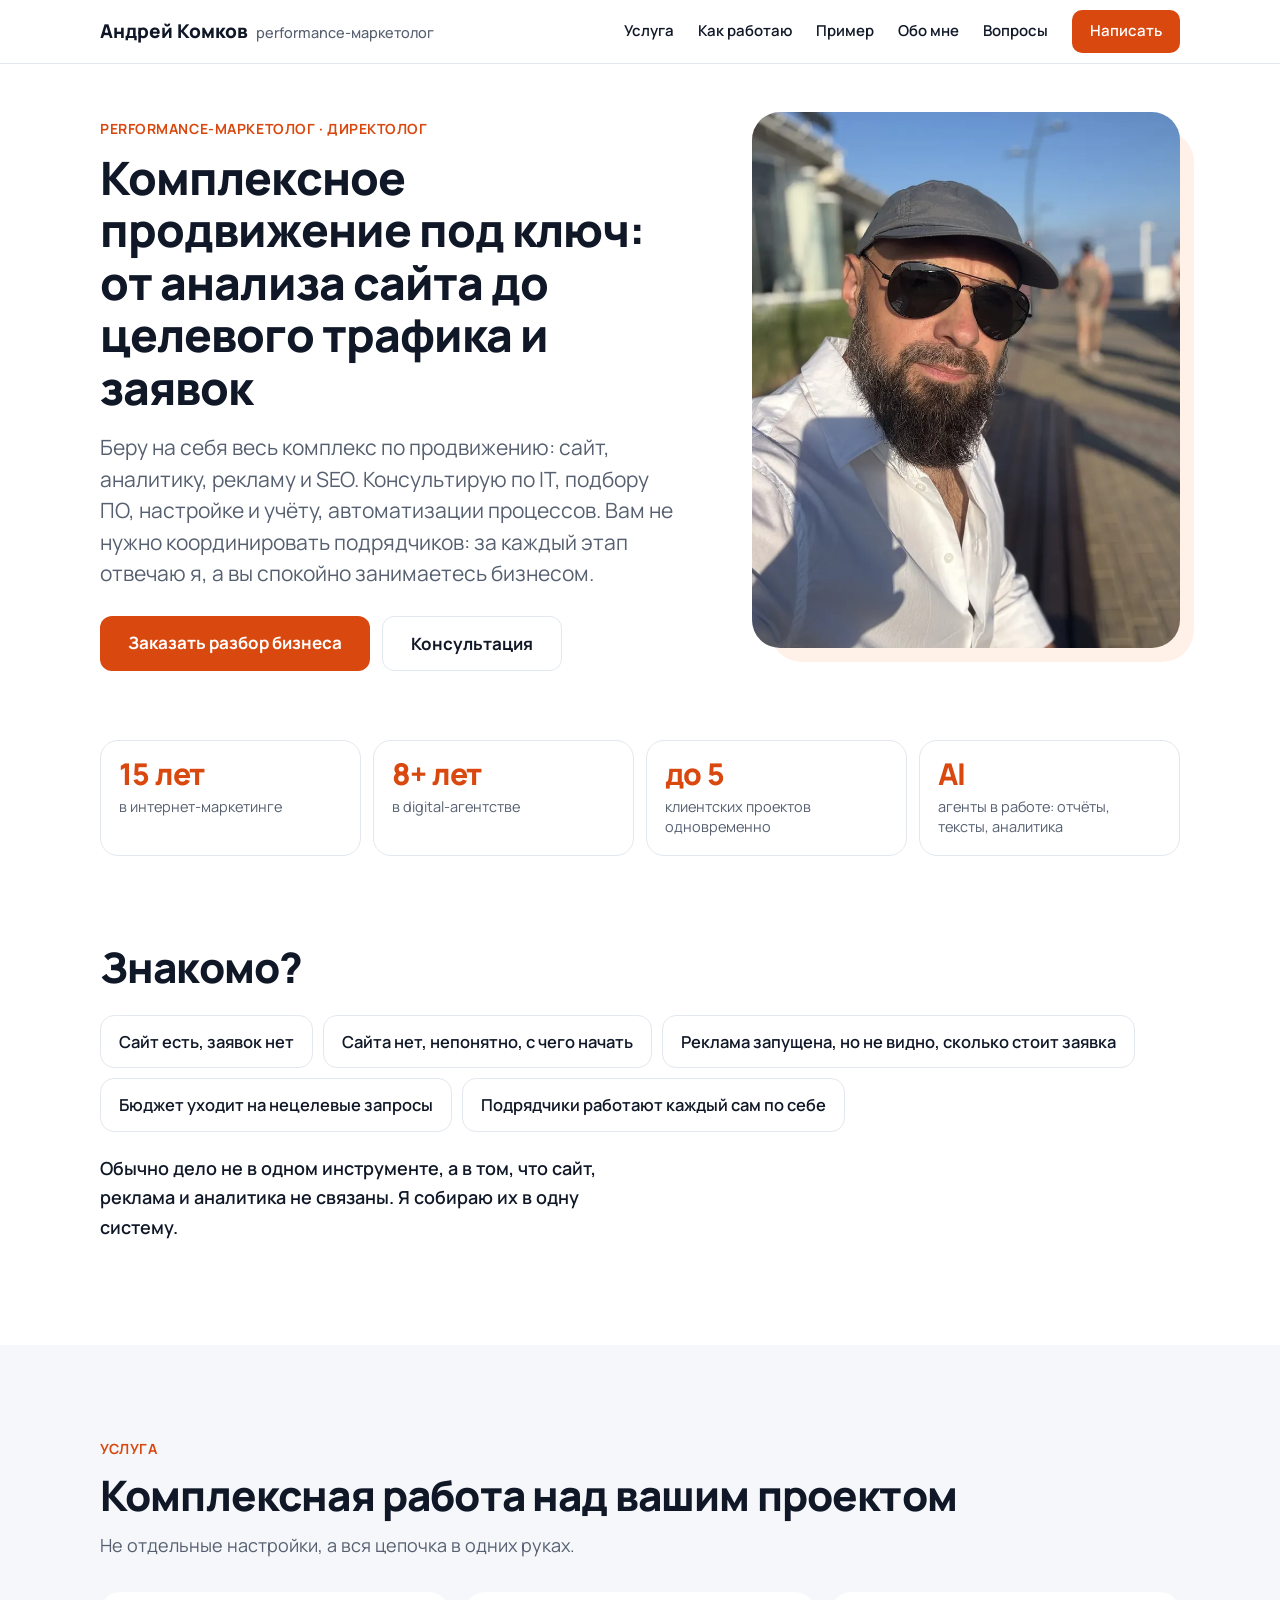
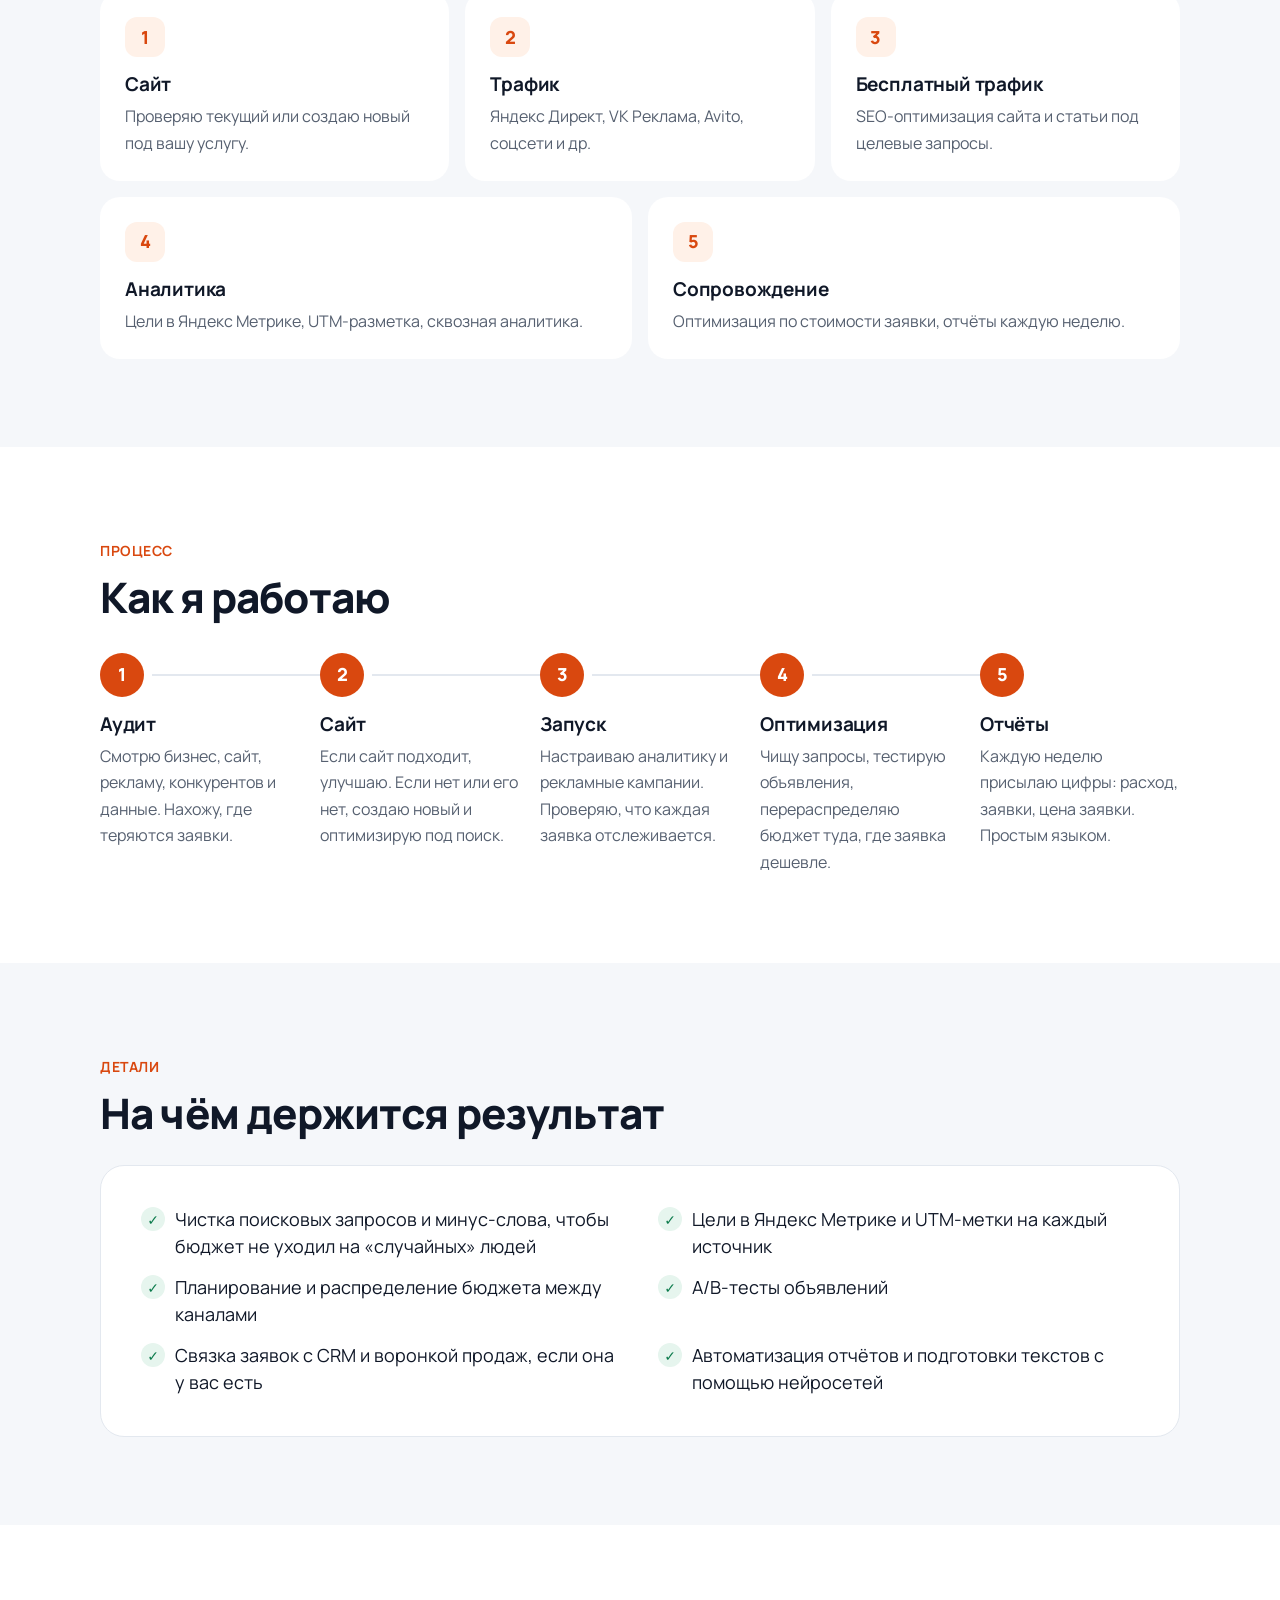
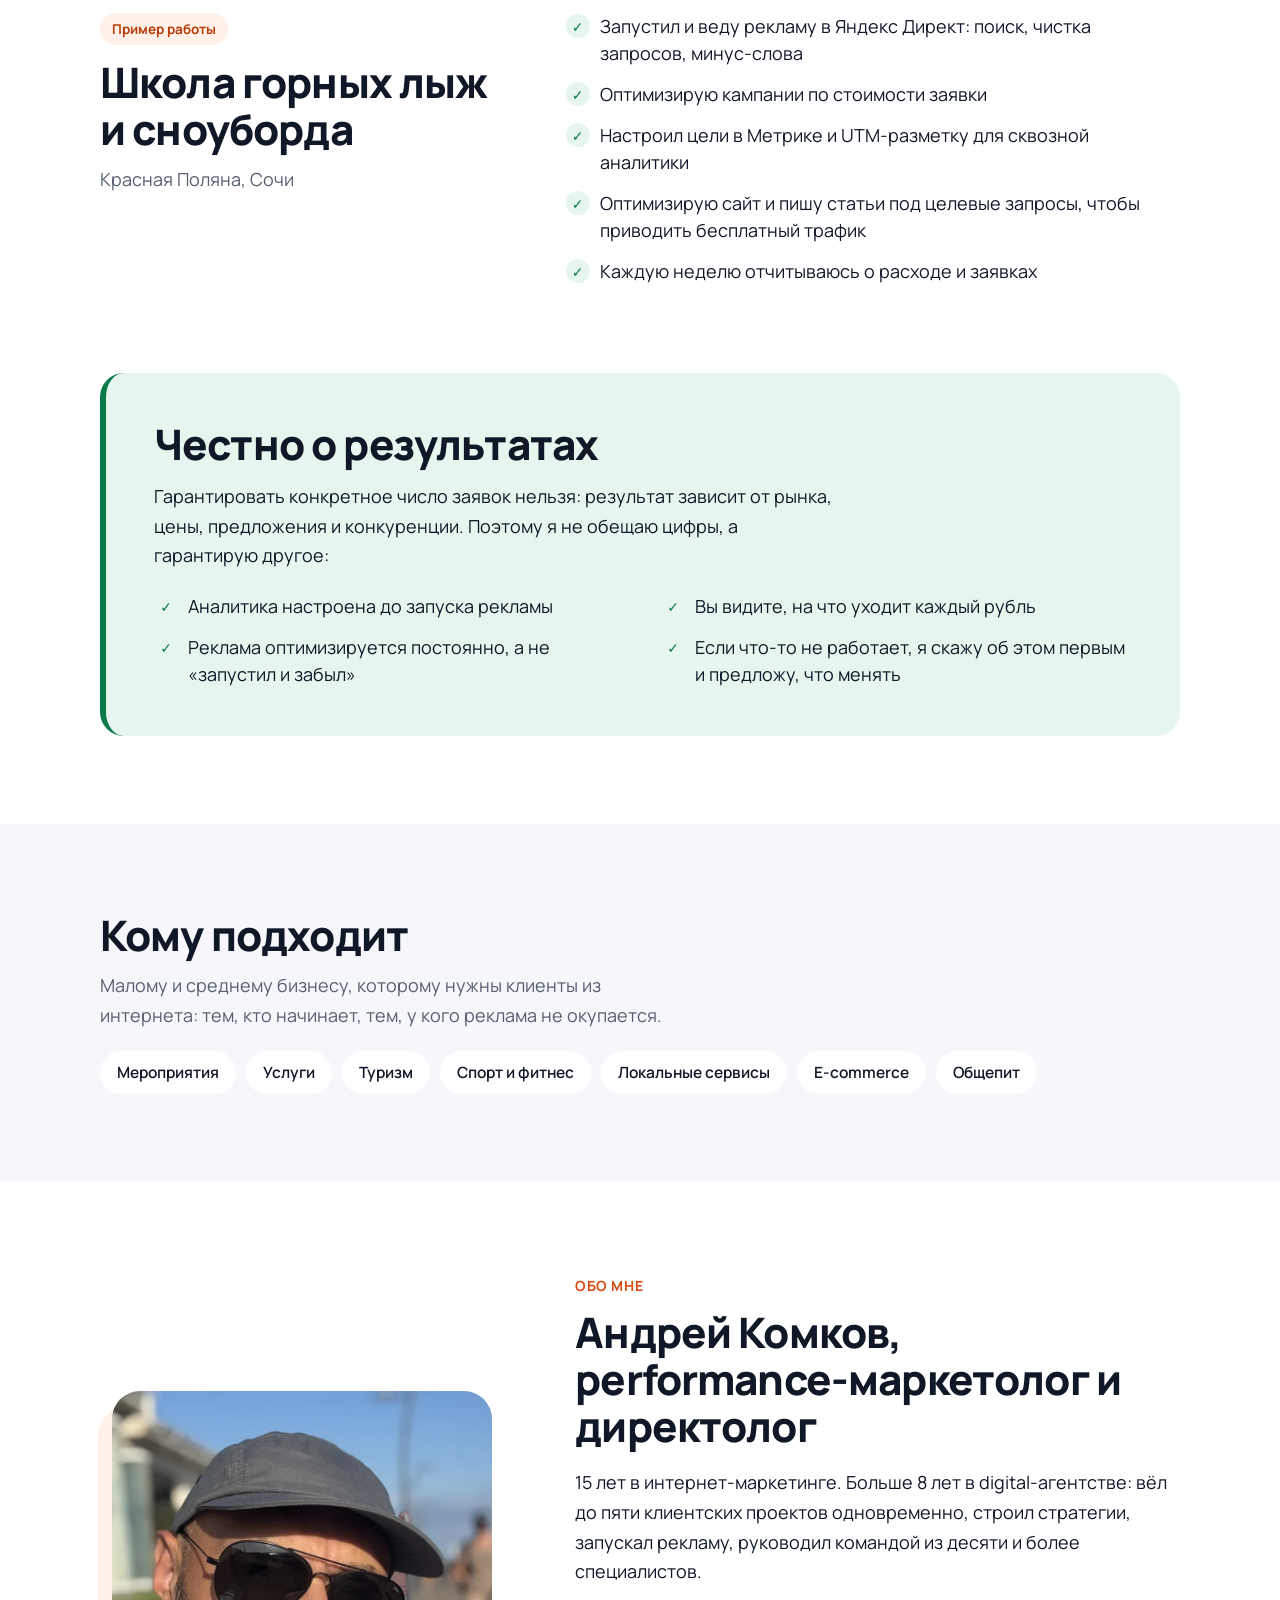
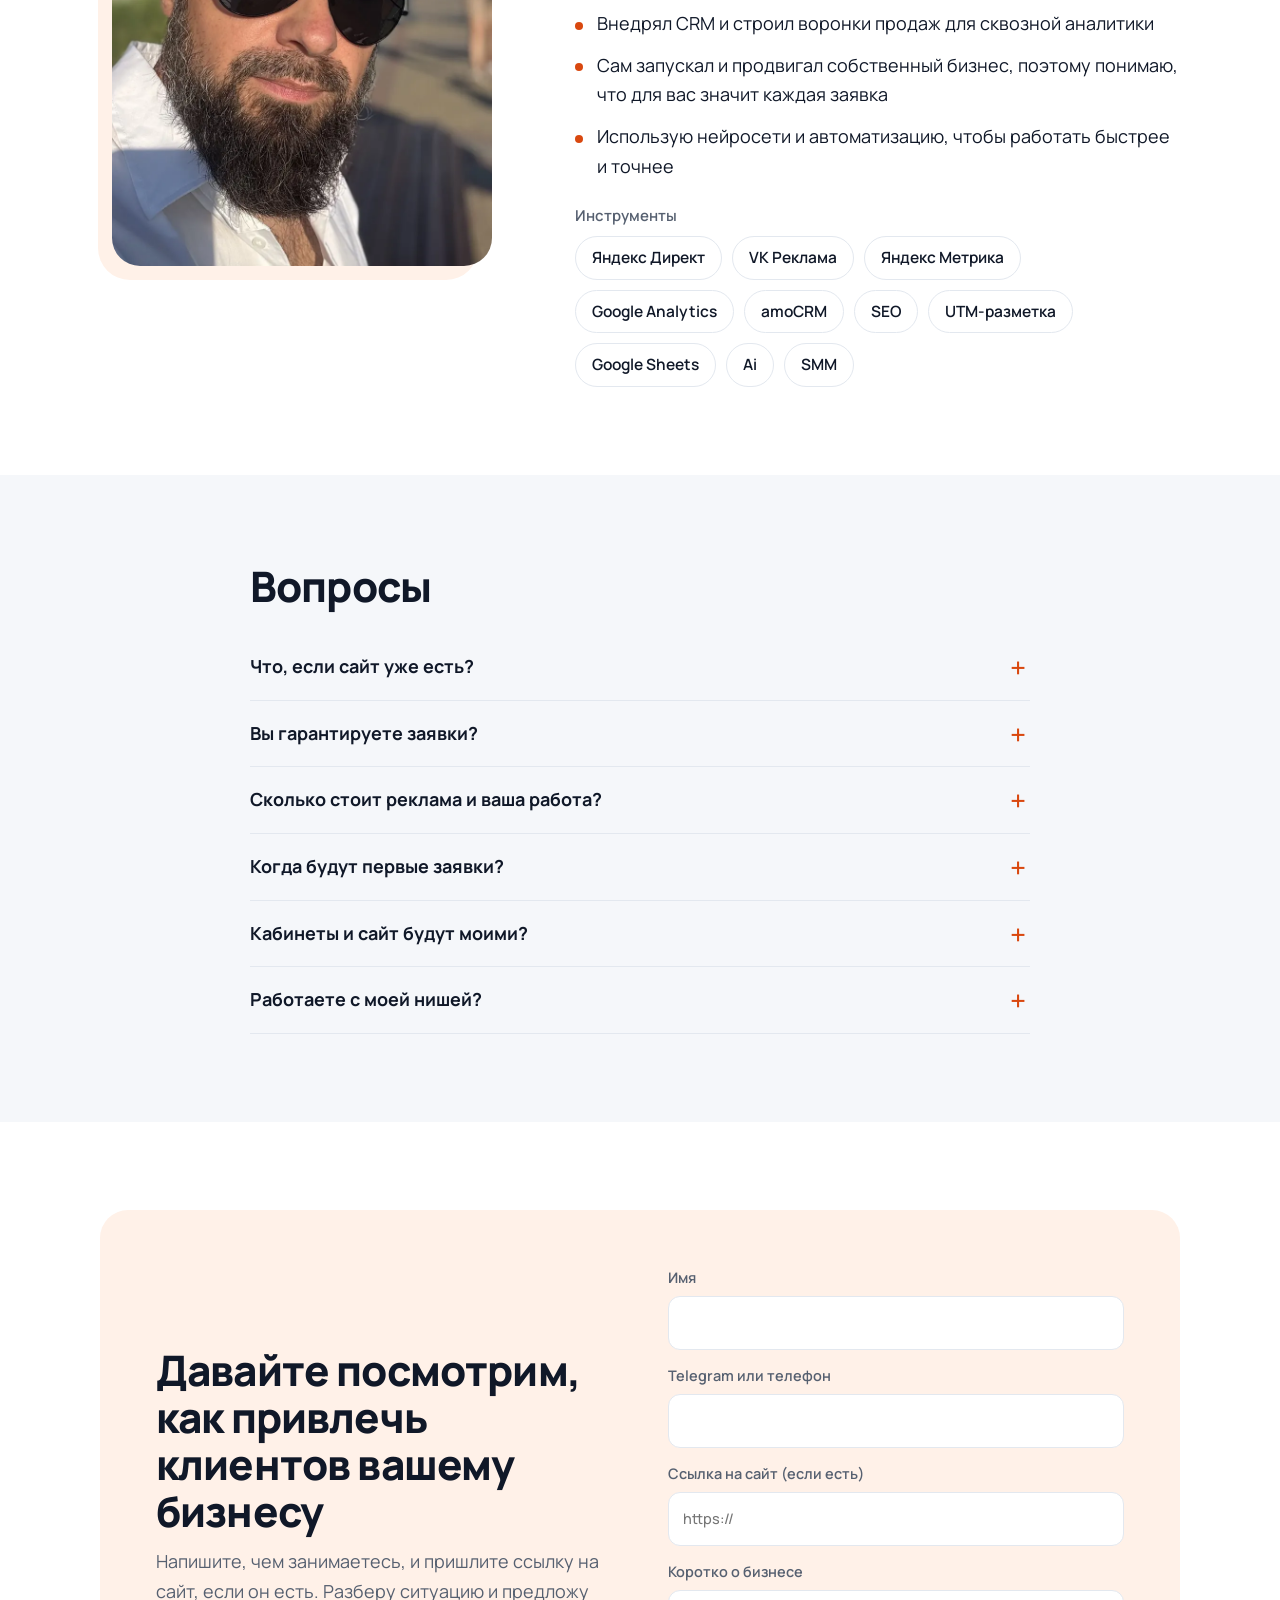
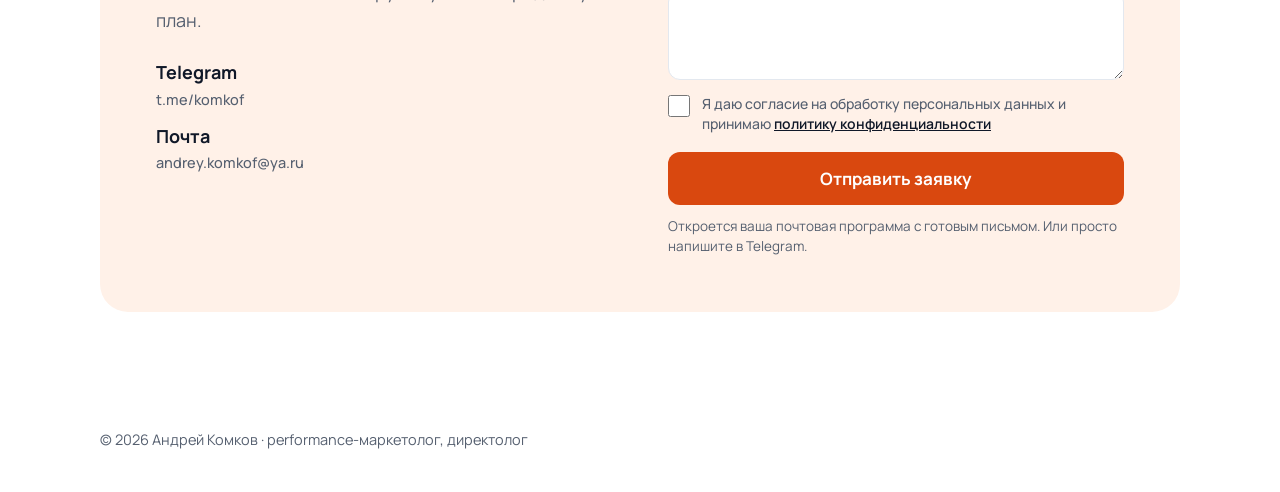
<file: index.html>
<!DOCTYPE html>
<html lang="ru">
<head>
<meta charset="utf-8">
<meta name="viewport" content="width=device-width, initial-scale=1">
<title>Performance-маркетолог в Сочи: Яндекс Директ, SEO, аналитика | Андрей Комков</title>
<meta name="description" content="Performance-маркетолог и директолог. Сайт, Яндекс Директ, таргет ВК, SEO и аналитика в одном комплексе. 15 лет в digital. Работаю из Сочи, удалённо по всей России.">
<meta name="robots" content="index, follow, max-image-preview:large">
<meta name="theme-color" content="#ffffff">
<meta name="color-scheme" content="light only">
<link rel="canonical" href="https://komkof.ru/">
<link rel="icon" href="data:image/svg+xml,%3Csvg xmlns='http://www.w3.org/2000/svg' viewBox='0 0 64 64'%3E%3Crect width='64' height='64' rx='14' fill='%23D9480F'/%3E%3Ctext x='32' y='45' font-size='36' font-family='Arial' font-weight='700' text-anchor='middle' fill='white'%3EА%3C/text%3E%3C/svg%3E">

<!-- Open Graph / соцсети -->
<meta property="og:type" content="website">
<meta property="og:locale" content="ru_RU">
<meta property="og:site_name" content="Андрей Комков — performance-маркетолог">
<meta property="og:title" content="Комплексное продвижение под ключ: от анализа сайта до целевого трафика и заявок">
<meta property="og:description" content="Сайт, Яндекс Директ, таргет ВК, SEO и аналитика в одном комплексе. 15 лет в digital.">
<meta property="og:url" content="https://komkof.ru/">
<meta property="og:image" content="https://komkof.ru/og.jpg">
<meta property="og:image:width" content="1200">
<meta property="og:image:height" content="630">
<meta name="twitter:card" content="summary_large_image">

<link rel="preload" as="image" href="hero.webp" type="image/webp" fetchpriority="high">
<script>document.documentElement.className='js'</script>
<link rel="preconnect" href="https://fonts.googleapis.com">
<link rel="preconnect" href="https://fonts.gstatic.com" crossorigin>
<link href="https://fonts.googleapis.com/css2?family=Manrope:wght@400;500;600;800&display=swap" rel="stylesheet">

<style>
:root{
  --bg:#fff; --soft:#F5F7FA; --ink:#101828; --muted:#566070; --line:#E3E8EF;
  --accent:#D9480F; --accent-d:#B83B0A; --tint:#FFF1E8; --ok:#0B7A4B; --ok-tint:#E6F5EE;
  --hdr:64px; color-scheme:light;
}
*{box-sizing:border-box}
html{background:#fff;scroll-behavior:smooth;scroll-padding-top:calc(var(--hdr) + 8px)}
body{margin:0;background:var(--bg);color:var(--ink);overflow-x:hidden;
  font:17px/1.65 Manrope,system-ui,-apple-system,"Segoe UI",Roboto,Arial,sans-serif;-webkit-font-smoothing:antialiased}
.wrap{max-width:1120px;margin:0 auto;padding:0 20px}
h1,h2,h3{margin:0;line-height:1.12;letter-spacing:-.02em;font-weight:800}
h1{font-size:clamp(34px,8.5vw,60px)}
h2{font-size:clamp(28px,6vw,42px);margin-bottom:12px}
h3{font-size:19px;line-height:1.25;letter-spacing:-.01em;font-weight:700;margin-bottom:6px}
p{margin:0 0 14px}
ul,ol{margin:0;padding:0;list-style:none}
a{color:var(--accent)}
:focus-visible{outline:3px solid var(--accent);outline-offset:3px;border-radius:6px}
section{padding:56px 0}
.soft{background:var(--soft)}
.eyebrow{display:inline-block;color:var(--accent);font-weight:700;font-size:14px;letter-spacing:.04em;text-transform:uppercase;margin-bottom:12px}
.sec-lead{color:var(--muted);font-size:18px;max-width:54ch;margin-bottom:32px}
.muted{color:var(--muted)}

/* Кнопки */
.btn{display:inline-block;text-align:center;background:var(--accent);color:#fff;font:700 17px Manrope,system-ui,sans-serif;
  padding:15px 28px;border:0;border-radius:12px;text-decoration:none;cursor:pointer;transition:background .2s,transform .2s}
.btn:hover{background:var(--accent-d);transform:translateY(-2px)}
.btn.ghost{background:#fff;color:var(--ink);border:1.5px solid var(--line)}
.btn.ghost:hover{background:var(--soft)}

/* Шапка */
.hdr{position:sticky;top:0;z-index:30;height:var(--hdr);background:#fff;border-bottom:1px solid var(--line)}
.hdr .wrap{height:100%;display:flex;align-items:center;justify-content:space-between}
.logo{font-weight:800;color:var(--ink);text-decoration:none;font-size:19px}
.logo span{font-weight:500;color:var(--muted);font-size:14.5px;margin-left:8px}
.nav{display:flex;align-items:center;gap:24px}
.nav a{color:var(--ink);text-decoration:none;font-size:15px;font-weight:600}
.nav a:hover{color:var(--accent)}
.nav .pill{background:var(--accent);color:#fff;padding:9px 18px;border-radius:10px}
.nav .pill:hover{background:var(--accent-d);color:#fff}
.burger{display:none;width:44px;height:44px;border:0;background:none;padding:0;cursor:pointer}
.burger i,.burger i::before,.burger i::after{display:block;width:22px;height:2px;background:var(--ink);margin:0 auto;position:relative;transition:transform .2s,background .2s}
.burger i::before,.burger i::after{content:"";position:absolute;left:0}
.burger i::before{top:-7px}.burger i::after{top:7px}
.open .burger i{background:transparent}
.open .burger i::before{transform:translateY(7px) rotate(45deg)}
.open .burger i::after{transform:translateY(-7px) rotate(-45deg)}

/* Первый экран */
.hero{padding:28px 0 40px}
.hero-grid{display:grid;gap:32px}
.hero h1{font-size:clamp(30px,7.2vw,46px);line-height:1.14}
.hero .lead{font-size:clamp(18px,4.4vw,21px);color:var(--muted);line-height:1.5;margin:18px 0 26px;max-width:50ch}
.cta-row{display:flex;flex-direction:column;gap:12px}
.note{display:flex;gap:10px;align-items:flex-start;margin-top:22px;font-size:14.5px;color:var(--muted);line-height:1.5}
.note::before{content:"i";flex:none;width:22px;height:22px;border-radius:50%;background:var(--tint);color:var(--accent);
  font-weight:800;font-size:13px;display:grid;place-items:center;margin-top:1px}
.photo{position:relative;margin:0 auto;width:100%;max-width:440px}
.photo::before{content:"";position:absolute;inset:18px -14px -14px 18px;border-radius:32px;background:var(--tint);z-index:0}
.photo picture,.photo img{display:block;width:100%;height:auto}
.photo img{position:relative;z-index:1;border-radius:28px;aspect-ratio:4/5;object-fit:cover}
.photo figcaption{position:absolute;z-index:2;left:12px;bottom:-16px;background:#fff;border:1px solid var(--line);
  border-radius:14px;padding:10px 16px;font-size:14px;font-weight:600;box-shadow:0 12px 30px -16px rgba(16,24,40,.4);line-height:1.35}
.photo figcaption span{display:block;color:var(--muted);font-weight:500;font-size:13px}

/* Цифры */
.stats{display:grid;grid-template-columns:1fr 1fr;gap:12px;padding-top:12px}
.stat{background:#fff;border:1px solid var(--line);border-radius:18px;padding:18px}
.stat b{display:block;font-size:30px;line-height:1;font-weight:800;color:var(--accent);margin-bottom:8px;letter-spacing:-.02em}
.stat span{font-size:14.5px;color:var(--muted);line-height:1.4;display:block}

/* Проблемы */
.pain{display:flex;flex-wrap:wrap;gap:10px}
.pain li{background:#fff;border:1px solid var(--line);border-radius:14px;padding:12px 18px;font-weight:600;font-size:16.5px}
.pain-end{margin-top:22px;font-weight:600;max-width:46ch}

/* Услуга: карточки */
.cards{display:grid;gap:12px}
.card{background:#fff;border:1px solid var(--line);border-radius:20px;padding:24px}
.card .n{display:grid;place-items:center;width:40px;height:40px;border-radius:12px;background:var(--tint);color:var(--accent);font-weight:800;margin-bottom:16px}
.card p{color:var(--muted);margin:0;font-size:16px}
.soft .card{border-color:transparent}

/* Шаги */
.steps{display:grid;gap:0}
.step{position:relative;padding:0 0 28px 64px}
.step::before{content:"";position:absolute;left:21px;top:44px;bottom:0;width:2px;background:var(--line)}
.step:last-child::before{display:none}
.step .num{position:absolute;left:0;top:0;width:44px;height:44px;border-radius:50%;background:var(--accent);color:#fff;
  display:grid;place-items:center;font-weight:800}
.step p{color:var(--muted);margin:0;font-size:16px}

/* Детали */
.panel{background:#fff;border:1px solid var(--line);border-radius:24px;padding:clamp(22px,4vw,40px)}
.checks{display:grid;gap:14px}
.checks li{position:relative;padding-left:34px;line-height:1.5}
.checks li::before{content:"✓";position:absolute;left:0;top:1px;width:24px;height:24px;border-radius:50%;
  background:var(--ok-tint);color:var(--ok);display:grid;place-items:center;font-size:14px;font-weight:800}

/* Кейс */
.case{display:grid;gap:24px}
.tag{display:inline-block;background:var(--tint);color:var(--accent-d);font-weight:700;font-size:13.5px;padding:5px 12px;border-radius:99px;margin-bottom:14px}

/* Честно */
.honest{background:var(--ok-tint);border-radius:24px;padding:clamp(24px,5vw,48px);border-left:6px solid var(--ok)}
.honest h2{margin-bottom:14px}
.honest > p{max-width:62ch;font-size:18px}
.honest .checks{margin-top:22px}

/* Для кого, чипсы */
.chips{display:flex;flex-wrap:wrap;gap:10px;margin-top:20px}
.chips li{background:#fff;border:1px solid var(--line);border-radius:99px;padding:8px 16px;font-weight:600;font-size:15.5px}
.soft .chips li{border-color:transparent}

/* Обо мне */
.about{display:grid;gap:32px;align-items:center}
.about .photo{max-width:380px}
.about .photo::before{inset:14px 14px -14px -14px}
.facts{display:grid;gap:12px;margin:22px 0}
.facts li{padding-left:22px;position:relative}
.facts li::before{content:"";position:absolute;left:0;top:.7em;width:8px;height:8px;border-radius:50%;background:var(--accent)}

/* FAQ */
details{border-bottom:1px solid var(--line)}
summary{list-style:none;cursor:pointer;font-weight:700;font-size:18px;padding:18px 40px 18px 0;position:relative}
summary::-webkit-details-marker{display:none}
summary::after{content:"+";position:absolute;right:4px;top:50%;transform:translateY(-50%);font-size:28px;font-weight:500;color:var(--accent)}
details[open] summary::after{content:"−"}
details p{color:var(--muted);margin:0 0 18px;max-width:64ch}

/* Контакт */
.contact{background:var(--tint);border-radius:28px;padding:clamp(24px,5vw,56px);display:grid;gap:28px}
label{display:block;margin-bottom:14px;font-size:14.5px;color:var(--muted);font-weight:600}
input,textarea{display:block;width:100%;padding:14px;margin-top:6px;font:inherit;font-weight:500;color:var(--ink);
  border:1.5px solid var(--line);border-radius:12px;background:#fff}
textarea{min-height:90px;resize:vertical}
.consent{display:flex;gap:12px;align-items:flex-start;margin:4px 0 18px;font-size:14px;line-height:1.45;font-weight:500;color:var(--muted);cursor:pointer}
.consent input{flex:none;width:22px;height:22px;margin:1px 0 0;padding:0;accent-color:var(--accent);cursor:pointer}
.consent a{color:var(--ink);font-weight:600}
form .btn{width:100%}
.links{display:grid;gap:10px;margin-top:22px}
.links a{font-weight:700;font-size:18px;text-decoration:none;color:var(--ink)}
.links a span{color:var(--muted);font-weight:500;font-size:14.5px;display:block}
.links a:hover{color:var(--accent)}
.hint{font-size:13.5px;color:var(--muted);margin:12px 0 0;line-height:1.45}
footer{padding:28px 0 40px;font-size:14.5px;color:var(--muted)}

/* Мобильное меню */
@media(max-width:879px){
  .logo span{display:none}
  .js .burger{display:block}
  .js .nav{position:absolute;top:var(--hdr);left:0;right:0;display:none;flex-direction:column;align-items:stretch;gap:0;
    background:#fff;border-bottom:1px solid var(--line);padding:6px 20px 20px;box-shadow:0 20px 30px -20px rgba(16,24,40,.3)}
  .js .open .nav{display:flex}
  .nav a{padding:14px 0;font-size:18px;border-bottom:1px solid var(--line)}
  .nav .pill{margin-top:16px;text-align:center;border:0;padding:15px}
}
/* Планшет */
@media(min-width:640px){
  .cta-row{flex-direction:row;flex-wrap:wrap}
  .stats{grid-template-columns:repeat(4,1fr)}
  .cards{grid-template-columns:1fr 1fr}
  .checks.two{grid-template-columns:1fr 1fr;gap:14px 36px}
}
/* Десктоп */
@media(min-width:880px){
  body{font-size:18px}
  section{padding:88px 0}
  .hero{padding:48px 0 56px}
  .hero-grid{grid-template-columns:1.15fr .85fr;gap:72px;align-items:center}
  .cards{grid-template-columns:repeat(6,1fr);gap:16px}
  .card{grid-column:span 2}
  .card:nth-child(n+4){grid-column:span 3}
  .steps{grid-template-columns:repeat(5,1fr);gap:20px}
  .step{padding:0}
  .step::before{left:52px;right:-20px;top:21px;bottom:auto;width:auto;height:2px}
  .step .num{position:relative;margin-bottom:16px}
  .case{grid-template-columns:.8fr 1.2fr;gap:56px;align-items:start}
  .about{grid-template-columns:.8fr 1.2fr;gap:72px}
  .contact{grid-template-columns:1fr 1fr;gap:56px;align-items:center}
}
@media(prefers-reduced-motion:reduce){html{scroll-behavior:auto}.btn,.burger i,.burger i::before,.burger i::after{transition:none}}
</style>

<script type="application/ld+json">
{
  "@context":"https://schema.org",
  "@type":"ProfessionalService",
  "name":"Андрей Комков — performance-маркетолог",
  "url":"https://komkof.ru/",
  "image":"https://komkof.ru/og.jpg",
  "description":"Performance-маркетолог и директолог. Комплексная работа над потоком заявок из интернета: сайт, Яндекс Директ, таргет ВКонтакте, SEO, аналитика и сопровождение.",
  "email":"andrey.komkof@ya.ru",
  "address":{"@type":"PostalAddress","addressLocality":"Сочи","addressCountry":"RU"},
  "areaServed":"RU",
  "sameAs":["https://t.me/komkof"],
  "knowsAbout":["Яндекс Директ","VK Реклама","SEO","Яндекс Метрика","Веб-аналитика","Performance-маркетинг","Контекстная реклама","Таргетированная реклама"],
  "makesOffer":[
    {"@type":"Offer","itemOffered":{"@type":"Service","name":"Настройка и ведение Яндекс Директ"}},
    {"@type":"Offer","itemOffered":{"@type":"Service","name":"Таргетированная реклама ВКонтакте"}},
    {"@type":"Offer","itemOffered":{"@type":"Service","name":"SEO-оптимизация сайта"}},
    {"@type":"Offer","itemOffered":{"@type":"Service","name":"Веб-аналитика и сквозная аналитика"}},
    {"@type":"Offer","itemOffered":{"@type":"Service","name":"Создание сайта или лендинга под рекламу"}}
  ]
}
</script>
<script type="application/ld+json">
{
  "@context":"https://schema.org",
  "@type":"FAQPage",
  "mainEntity":[
    {"@type":"Question","name":"Что, если сайт уже есть?","acceptedAnswer":{"@type":"Answer","text":"Проверю его в аудите. Хороший сайт оставим, слабый улучшим или создадим новый."}},
    {"@type":"Question","name":"Вы гарантируете заявки?","acceptedAnswer":{"@type":"Answer","text":"Нет. Количество заявок зависит от рынка, цены, предложения и конкуренции. Я гарантирую прозрачную работу, понятную аналитику и постоянную оптимизацию."}},
    {"@type":"Question","name":"Сколько стоит реклама и ваша работа?","acceptedAnswer":{"@type":"Answer","text":"Рекламный бюджет вы платите площадкам напрямую. Стоимость моей работы зависит от задач и объёма, я называю её после аудита."}},
    {"@type":"Question","name":"Когда будут первые заявки?","acceptedAnswer":{"@type":"Answer","text":"Первые обращения обычно приходят вскоре после запуска рекламы. Стабильный результат появляется после нескольких недель оптимизации. Точные сроки называю после аудита."}},
    {"@type":"Question","name":"Кабинеты и сайт будут моими?","acceptedAnswer":{"@type":"Answer","text":"Да, рекламные кабинеты, аналитика и сайт оформляются на вас."}},
    {"@type":"Question","name":"Работаете с моей нишей?","acceptedAnswer":{"@type":"Answer","text":"Есть опыт в услугах, туризме, спорте, общепите и e-commerce. Если сомневаетесь, напишите, я честно скажу, подходит ли вам такая работа."}}
  ]
}
</script>
</head>
<body>

<header class="hdr" id="hdr">
  <div class="wrap">
    <a class="logo" href="#top" aria-label="Андрей Комков, performance-маркетолог. Наверх">Андрей Комков<span>performance-маркетолог</span></a>
    <button class="burger" id="burger" aria-label="Меню" aria-expanded="false" aria-controls="nav"><i></i></button>
    <nav class="nav" id="nav" aria-label="Разделы сайта">
      <a href="#service">Услуга</a>
      <a href="#process">Как работаю</a>
      <a href="#case">Пример</a>
      <a href="#about">Обо мне</a>
      <a href="#faq">Вопросы</a>
      <a class="pill" href="#contact">Написать</a>
    </nav>
  </div>
</header>

<main id="top">

<!-- 1. Первый экран -->
<section class="hero">
  <div class="wrap hero-grid">
    <div>
      <span class="eyebrow">Performance-маркетолог · директолог</span>
      <h1>Комплексное продвижение под ключ: от анализа сайта до целевого трафика и заявок</h1>
      <p class="lead">Беру на себя весь комплекс по продвижению: сайт, аналитику, рекламу и SEO. Консультирую по IT, подбору ПО, настройке и учёту, автоматизации процессов. Вам не нужно координировать подрядчиков: за каждый этап отвечаю я, а вы спокойно занимаетесь бизнесом.</p>
      <div class="cta-row">
        <a class="btn" href="#contact">Заказать разбор бизнеса</a>
        <a class="btn ghost" href="#contact">Консультация</a>
      </div>
    </div>
    <figure class="photo" style="margin-bottom:24px">
      <picture>
        <source srcset="hero.webp" type="image/webp">
        <img src="hero.jpg" width="800" height="1000" alt="Андрей Комков, performance-маркетолог и директолог" fetchpriority="high" decoding="async">
      </picture>
    </figure>
  </div>
</section>

<!-- 2. Цифры -->
<div class="wrap">
  <ul class="stats" aria-label="Опыт в цифрах">
    <li class="stat"><b>15 лет</b><span>в интернет-маркетинге</span></li>
    <li class="stat"><b>8+ лет</b><span>в digital-агентстве</span></li>
    <li class="stat"><b>до 5</b><span>клиентских проектов одновременно</span></li>
    <li class="stat"><b>AI</b><span>агенты в работе: отчёты, тексты, аналитика</span></li>
  </ul>
</div>

<!-- 3. Знакомо? -->
<section>
  <div class="wrap">
    <h2>Знакомо?</h2>
    <ul class="pain" style="margin-top:24px">
      <li>Сайт есть, заявок нет</li>
      <li>Сайта нет, непонятно, с чего начать</li>
      <li>Реклама запущена, но не видно, сколько стоит заявка</li>
      <li>Бюджет уходит на нецелевые запросы</li>
      <li>Подрядчики работают каждый сам по себе</li>
    </ul>
    <p class="pain-end">Обычно дело не в одном инструменте, а в том, что сайт, реклама и аналитика не связаны. Я собираю их в одну систему.</p>
  </div>
</section>

<!-- 4. Что входит в услугу -->
<section class="soft" id="service">
  <div class="wrap">
    <span class="eyebrow">Услуга</span>
    <h2>Комплексная работа над вашим проектом</h2>
    <p class="sec-lead">Не отдельные настройки, а вся цепочка в одних руках.</p>
    <div class="cards">
      <article class="card"><div class="n">1</div><h3>Сайт</h3><p>Проверяю текущий или создаю новый под вашу услугу.</p></article>
      <article class="card"><div class="n">2</div><h3>Трафик</h3><p>Яндекс Директ, VK Реклама, Avito, соцсети и др.</p></article>
      <article class="card"><div class="n">3</div><h3>Бесплатный трафик</h3><p>SEO-оптимизация сайта и статьи под целевые запросы.</p></article>
      <article class="card"><div class="n">4</div><h3>Аналитика</h3><p>Цели в Яндекс Метрике, UTM-разметка, сквозная аналитика.</p></article>
      <article class="card"><div class="n">5</div><h3>Сопровождение</h3><p>Оптимизация по стоимости заявки, отчёты каждую неделю.</p></article>
    </div>
  </div>
</section>

<!-- 5. Как я работаю -->
<section id="process">
  <div class="wrap">
    <span class="eyebrow">Процесс</span>
    <h2 style="margin-bottom:32px">Как я работаю</h2>
    <ol class="steps">
      <li class="step"><span class="num">1</span><h3>Аудит</h3><p>Смотрю бизнес, сайт, рекламу, конкурентов и данные. Нахожу, где теряются заявки.</p></li>
      <li class="step"><span class="num">2</span><h3>Сайт</h3><p>Если сайт подходит, улучшаю. Если нет или его нет, создаю новый и оптимизирую под поиск.</p></li>
      <li class="step"><span class="num">3</span><h3>Запуск</h3><p>Настраиваю аналитику и рекламные кампании. Проверяю, что каждая заявка отслеживается.</p></li>
      <li class="step"><span class="num">4</span><h3>Оптимизация</h3><p>Чищу запросы, тестирую объявления, перераспределяю бюджет туда, где заявка дешевле.</p></li>
      <li class="step"><span class="num">5</span><h3>Отчёты</h3><p>Каждую неделю присылаю цифры: расход, заявки, цена заявки. Простым языком.</p></li>
    </ol>
  </div>
</section>

<!-- 6. Детали -->
<section class="soft">
  <div class="wrap">
    <span class="eyebrow">Детали</span>
    <h2 style="margin-bottom:28px">На чём держится результат</h2>
    <div class="panel">
      <ul class="checks two">
        <li>Чистка поисковых запросов и минус-слова, чтобы бюджет не уходил на «случайных» людей</li>
        <li>Цели в Яндекс Метрике и UTM-метки на каждый источник</li>
        <li>Планирование и распределение бюджета между каналами</li>
        <li>A/B-тесты объявлений</li>
        <li>Связка заявок с CRM и воронкой продаж, если она у вас есть</li>
        <li>Автоматизация отчётов и подготовки текстов с помощью нейросетей</li>
      </ul>
    </div>
  </div>
</section>

<!-- 7. Пример работы -->
<section id="case">
  <div class="wrap case">
    <div>
      <span class="tag">Пример работы</span>
      <h2>Школа горных лыж и сноуборда</h2>
      <p class="muted">Красная Поляна, Сочи</p>
    </div>
    <div>
      <ul class="checks">
        <li>Запустил и веду рекламу в Яндекс Директ: поиск, чистка запросов, минус-слова</li>
        <li>Оптимизирую кампании по стоимости заявки</li>
        <li>Настроил цели в Метрике и UTM-разметку для сквозной аналитики</li>
        <li>Оптимизирую сайт и пишу статьи под целевые запросы, чтобы приводить бесплатный трафик</li>
        <li>Каждую неделю отчитываюсь о расходе и заявках</li>
      </ul>
      <!-- Когда будут цифры и согласие клиента, добавьте здесь абзац:
      <p style="margin-top:20px"><strong>Результат:</strong> N заявок за период, цена заявки X ₽.</p> -->
    </div>
  </div>
</section>

<!-- 8. Честно о результатах -->
<section style="padding-top:0">
  <div class="wrap">
    <div class="honest">
      <h2>Честно о результатах</h2>
      <p>Гарантировать конкретное число заявок нельзя: результат зависит от рынка, цены, предложения и конкуренции. Поэтому я не обещаю цифры, а гарантирую другое:</p>
      <ul class="checks two">
        <li>Аналитика настроена до запуска рекламы</li>
        <li>Вы видите, на что уходит каждый рубль</li>
        <li>Реклама оптимизируется постоянно, а не «запустил и забыл»</li>
        <li>Если что-то не работает, я скажу об этом первым и предложу, что менять</li>
      </ul>
    </div>
  </div>
</section>

<!-- 9. Кому подходит -->
<section class="soft">
  <div class="wrap">
    <h2>Кому подходит</h2>
    <p class="sec-lead" style="margin-bottom:0">Малому и среднему бизнесу, которому нужны клиенты из интернета: тем, кто начинает, тем, у кого реклама не окупается.</p>
    <ul class="chips">
      <li>Мероприятия</li><li>Услуги</li><li>Туризм</li><li>Спорт и фитнес</li><li>Локальные сервисы</li><li>E-commerce</li><li>Общепит</li>
    </ul>
  </div>
</section>

<!-- 10. Обо мне -->
<section id="about">
  <div class="wrap about">
    <figure class="photo" style="margin-bottom:0">
      <picture>
        <source srcset="about.webp" type="image/webp">
        <img src="about.jpg" width="800" height="1000" alt="Андрей Комков, performance-маркетолог" loading="lazy" decoding="async">
      </picture>
    </figure>
    <div>
      <span class="eyebrow">Обо мне</span>
      <h2 style="margin-bottom:18px">Андрей Комков, performance-маркетолог и директолог</h2>
      <p>15 лет в интернет-маркетинге. Больше 8 лет в digital-агентстве: вёл до пяти клиентских проектов одновременно, строил стратегии, запускал рекламу, руководил командой из десяти и более специалистов.</p>
      <ul class="facts">
        <li>Внедрял CRM и строил воронки продаж для сквозной аналитики</li>
        <li>Сам запускал и продвигал собственный бизнес, поэтому понимаю, что для вас значит каждая заявка</li>
        <li>Использую нейросети и автоматизацию, чтобы работать быстрее и точнее</li>
      </ul>
      <p class="muted" style="margin-bottom:8px;font-size:15px;font-weight:600">Инструменты</p>
      <ul class="chips" style="margin-top:0">
        <li>Яндекс Директ</li><li>VK Реклама</li><li>Яндекс Метрика</li><li>Google Analytics</li><li>amoCRM</li><li>SEO</li><li>UTM-разметка</li><li>Google Sheets</li><li>Ai</li><li>SMM</li>
      </ul>
    </div>
  </div>
</section>

<!-- 11. Вопросы -->
<section class="soft" id="faq">
  <div class="wrap" style="max-width:820px">
    <h2 style="margin-bottom:24px">Вопросы</h2>
    <details><summary>Что, если сайт уже есть?</summary><p>Проверю его в аудите. Хороший сайт оставим, слабый улучшим или создадим новый.</p></details>
    <details><summary>Вы гарантируете заявки?</summary><p>Нет. Количество заявок зависит от рынка, цены, предложения и конкуренции. Я гарантирую прозрачную работу, понятную аналитику и постоянную оптимизацию.</p></details>
    <details><summary>Сколько стоит реклама и ваша работа?</summary><p>Рекламный бюджет вы платите площадкам напрямую. Стоимость моей работы зависит от задач и объёма, я называю её после аудита.</p></details>
    <details><summary>Когда будут первые заявки?</summary><p>Первые обращения обычно приходят вскоре после запуска рекламы. Стабильный результат появляется после нескольких недель оптимизации.</p></details>
    <details><summary>Кабинеты и сайт будут моими?</summary><p>Да, рекламные кабинеты, аналитика и сайт оформляются на вас.</p></details>
    <details><summary>Работаете с моей нишей?</summary><p>Есть опыт в продвижении мероприятий, услугах, туризме, спорте, общепите и e-commerce. Если сомневаетесь, напишите, я честно скажу, подходит ли вам такая работа.</p></details>
  </div>
</section>

<!-- 12. Контакт -->
<section id="contact">
  <div class="wrap">
    <div class="contact">
      <div>
        <h2>Давайте посмотрим, как привлечь клиентов вашему бизнесу</h2>
        <p class="muted">Напишите, чем занимаетесь, и пришлите ссылку на сайт, если он есть. Разберу ситуацию и предложу план.</p>
        <div class="links">
          <a href="https://t.me/komkof" rel="noopener">Telegram <span>t.me/komkof</span></a>
          <a href="mailto:andrey.komkof@ya.ru">Почта <span>andrey.komkof@ya.ru</span></a>
        </div>
      </div>
      <form id="lead" action="mailto:andrey.komkof@ya.ru" method="get">
        <label>Имя<input type="text" id="f-name" autocomplete="name" required></label>
        <label>Telegram или телефон<input type="text" id="f-contact" required></label>
        <label>Ссылка на сайт (если есть)<input type="url" id="f-site" placeholder="https://"></label>
        <label>Коротко о бизнесе<textarea id="f-about"></textarea></label>
        <label class="consent"><input type="checkbox" id="f-consent" name="consent" required><span>Я даю согласие на обработку персональных данных и принимаю <a href="privacy.html" target="_blank" rel="noopener">политику конфиденциальности</a></span></label>
        <button class="btn" type="submit">Отправить заявку</button>
        <p class="hint">Откроется ваша почтовая программа с готовым письмом. Или просто напишите в Telegram.</p>
      </form>
    </div>
  </div>
</section>

</main>

<footer>
  <div class="wrap">© <span id="y">2026</span> Андрей Комков · performance-маркетолог, директолог</div>
</footer>

<script>
(function(){
  var h=document.getElementById('hdr'),b=document.getElementById('burger'),n=document.getElementById('nav');
  function set(o){h.classList.toggle('open',o);b.setAttribute('aria-expanded',o)}
  b.addEventListener('click',function(){set(!h.classList.contains('open'))});
  n.addEventListener('click',function(e){if(e.target.tagName==='A')set(false)});
  document.addEventListener('keydown',function(e){if(e.key==='Escape')set(false)});
  document.getElementById('y').textContent=new Date().getFullYear();
  document.getElementById('lead').addEventListener('submit',function(e){
    e.preventDefault();
    var v=function(id){return document.getElementById(id).value.trim()};
    var body='Имя: '+v('f-name')+'\nКонтакт: '+v('f-contact')+'\nСайт: '+v('f-site')+'\n\nО бизнесе:\n'+v('f-about');
    location.href='mailto:andrey.komkof@ya.ru?subject='+encodeURIComponent('Заявка на разбор бизнеса')+'&body='+encodeURIComponent(body);
  });
})();
</script>
</body>
</html>
</file>
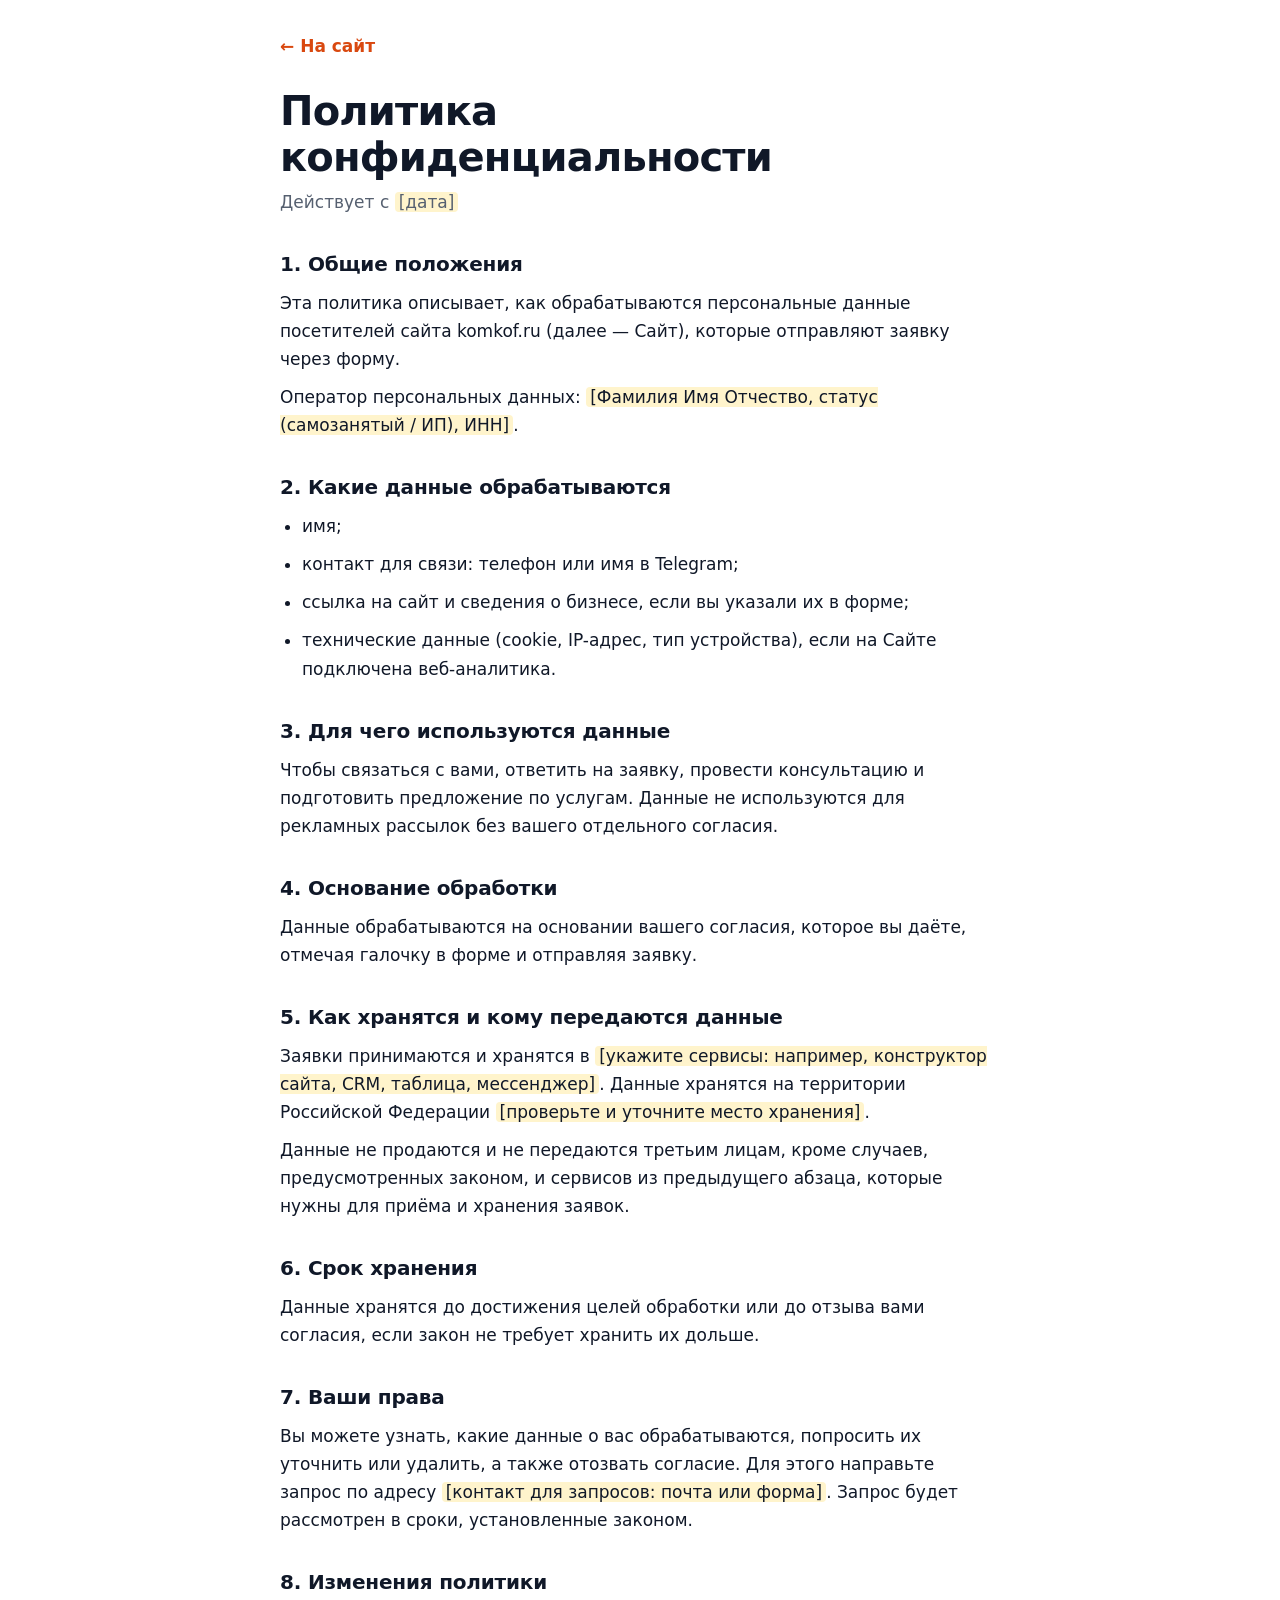
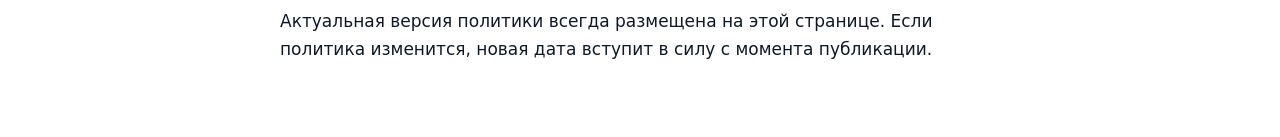
<file: privacy.html>
<!DOCTYPE html>
<html lang="ru">
<head>
<meta charset="utf-8">
<meta name="viewport" content="width=device-width, initial-scale=1">
<meta name="color-scheme" content="light only">
<title>Политика конфиденциальности | Андрей Комков</title>
<meta name="robots" content="noindex, follow">
<link rel="canonical" href="https://komkof.ru/privacy.html">
<style>
  :root{--ink:#101828;--muted:#566070;--line:#E3E8EF;--accent:#D9480F;color-scheme:light}
  *{box-sizing:border-box}
  html{background:#fff}
  body{margin:0;background:#fff;color:var(--ink);font:17px/1.65 Manrope,system-ui,-apple-system,"Segoe UI",Roboto,Arial,sans-serif}
  .wrap{max-width:760px;margin:0 auto;padding:32px 20px 64px}
  a{color:var(--accent)}
  .back{display:inline-block;margin-bottom:28px;font-weight:700;text-decoration:none}
  h1{font-size:clamp(28px,6vw,40px);line-height:1.15;letter-spacing:-.02em;margin:0 0 8px}
  h2{font-size:20px;margin:32px 0 8px;letter-spacing:-.01em}
  p,li{margin:0 0 10px}
  ul{padding-left:22px;margin:0 0 10px}
  .date{color:var(--muted);margin-bottom:24px}
  .ph{background:#FFF4CC;border-radius:4px;padding:0 4px}
</style>
</head>
<body>
<div class="wrap">
  <a class="back" href="index.html">← На сайт</a>
  <h1>Политика конфиденциальности</h1>
  <p class="date">Действует с <span class="ph">[дата]</span></p>

  <h2>1. Общие положения</h2>
  <p>Эта политика описывает, как обрабатываются персональные данные посетителей сайта komkof.ru (далее — Сайт), которые отправляют заявку через форму.</p>
  <p>Оператор персональных данных: <span class="ph">[Фамилия Имя Отчество, статус (самозанятый / ИП), ИНН]</span>.</p>

  <h2>2. Какие данные обрабатываются</h2>
  <ul>
    <li>имя;</li>
    <li>контакт для связи: телефон или имя в Telegram;</li>
    <li>ссылка на сайт и сведения о бизнесе, если вы указали их в форме;</li>
    <li>технические данные (cookie, IP-адрес, тип устройства), если на Сайте подключена веб-аналитика.</li>
  </ul>

  <h2>3. Для чего используются данные</h2>
  <p>Чтобы связаться с вами, ответить на заявку, провести консультацию и подготовить предложение по услугам. Данные не используются для рекламных рассылок без вашего отдельного согласия.</p>

  <h2>4. Основание обработки</h2>
  <p>Данные обрабатываются на основании вашего согласия, которое вы даёте, отмечая галочку в форме и отправляя заявку.</p>

  <h2>5. Как хранятся и кому передаются данные</h2>
  <p>Заявки принимаются и хранятся в <span class="ph">[укажите сервисы: например, конструктор сайта, CRM, таблица, мессенджер]</span>. Данные хранятся на территории Российской Федерации <span class="ph">[проверьте и уточните место хранения]</span>.</p>
  <p>Данные не продаются и не передаются третьим лицам, кроме случаев, предусмотренных законом, и сервисов из предыдущего абзаца, которые нужны для приёма и хранения заявок.</p>

  <h2>6. Срок хранения</h2>
  <p>Данные хранятся до достижения целей обработки или до отзыва вами согласия, если закон не требует хранить их дольше.</p>

  <h2>7. Ваши права</h2>
  <p>Вы можете узнать, какие данные о вас обрабатываются, попросить их уточнить или удалить, а также отозвать согласие. Для этого направьте запрос по адресу <span class="ph">[контакт для запросов: почта или форма]</span>. Запрос будет рассмотрен в сроки, установленные законом.</p>

  <h2>8. Изменения политики</h2>
  <p>Актуальная версия политики всегда размещена на этой странице. Если политика изменится, новая дата вступит в силу с момента публикации.</p>
</div>
</body>
</html>
</file>
